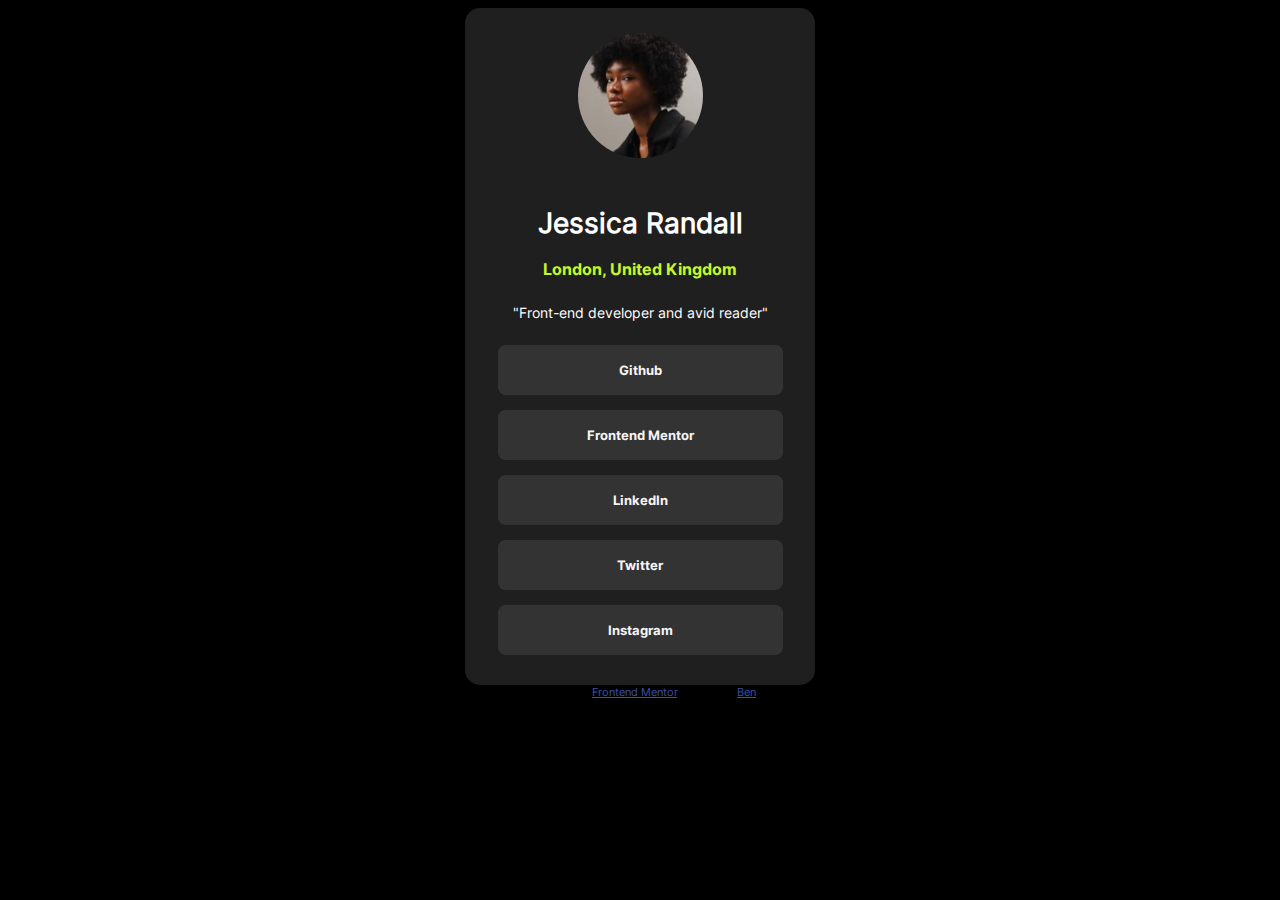
<file: index.html>
<!DOCTYPE html>
<html lang="en">
  <head>
    <meta charset="UTF-8" />
    <meta name="viewport" content="width=device-width, initial-scale=1.0" />
    <!-- displays site properly based on user's device -->

    <link
      rel="icon"
      type="image/png"
      sizes="32x32"
      href="./assets/images/favicon-32x32.png"
    />

    <link rel="stylesheet" href="styles.css" />
    <title>Frontend Mentor | Social links profile</title>

    <!-- Feel free to remove these styles or customise in your own stylesheet 👍 -->
    <style>
      .attribution {
        font-size: 11px;
        text-align: center;
      }
      .attribution a {
        color: hsl(228, 45%, 44%);
      }
    </style>
  </head>
  <body>
    <div class="cont">
      <img src="./assets/images/avatar-jessica.jpeg" alt="Profile picture" />
      <h1>Jessica Randall</h1>
      <p class="london-text">London, United Kingdom</p>
      <p class="bio">"Front-end developer and avid reader"</p>
      <div class="flex-cont">
        <button>Github</button>
        <button>Frontend Mentor</button>
        <button>LinkedIn</button>
        <button>Twitter</button>
        <button>Instagram</button>
      </div>
    </div>

    <div class="attribution">
      Challenge by
      <a href="https://www.frontendmentor.io?ref=challenge" target="_blank"
        >Frontend Mentor</a
      >. Coded by <a href="#">Ben</a>.
    </div>
  </body>
</html>
</file>
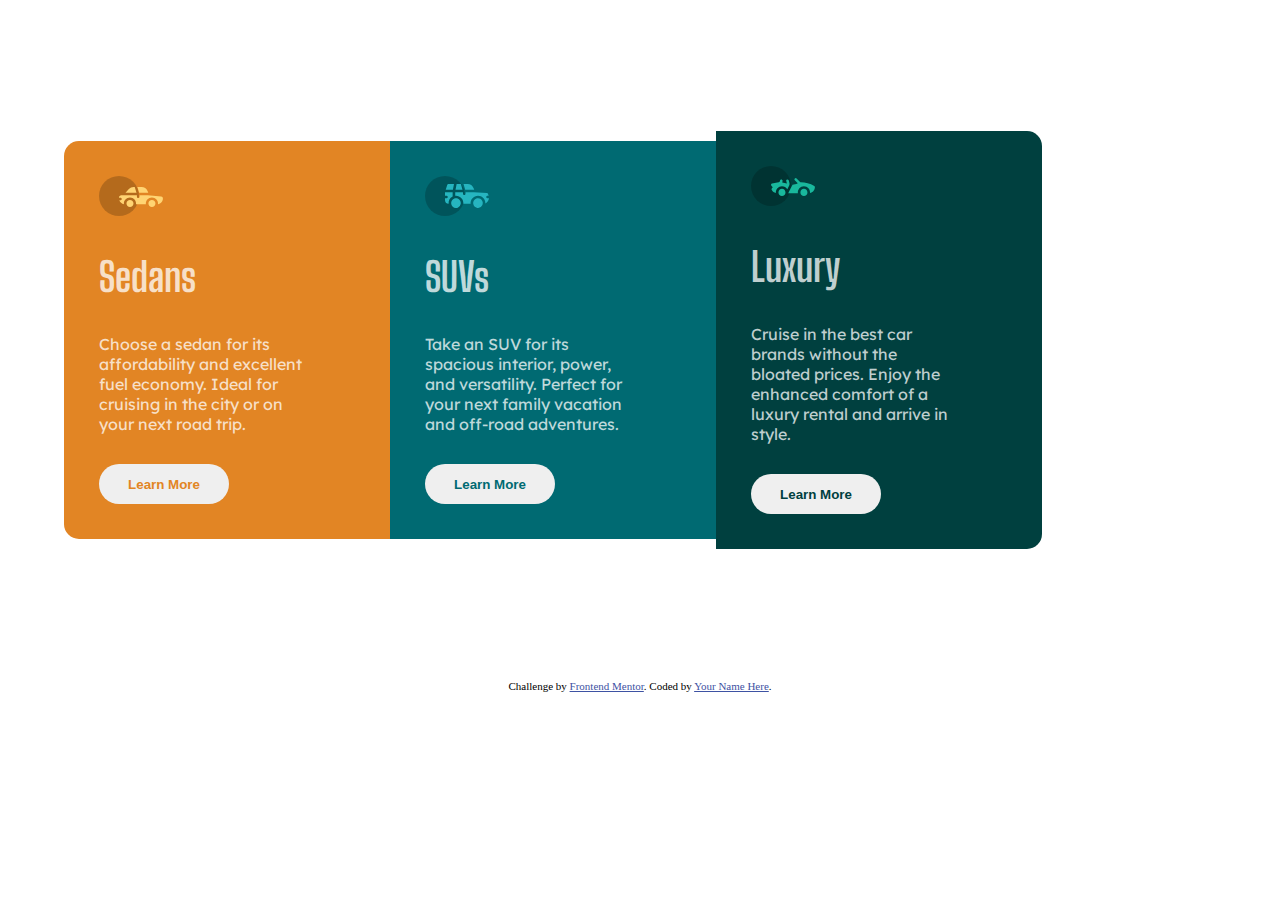
<file: 3-column-preview-card-component-main/index.html>
<!DOCTYPE html>
<html lang="en">
  <head>
    <meta charset="UTF-8" />
    <meta name="viewport" content="width=device-width, initial-scale=1.0" />
    <!-- displays site properly based on user's device -->

    <link
      rel="icon"
      type="image/png"
      sizes="32x32"
      href="./images/favicon-32x32.png"
    />
    <link rel="stylesheet" href="styles.css" />

    <link rel="preconnect" href="https://fonts.googleapis.com" />
    <link rel="preconnect" href="https://fonts.gstatic.com" crossorigin />
    <link
      href="https://fonts.googleapis.com/css2?family=Fraunces:ital,opsz,wght@0,9..144,100..900;1,9..144,100..900&family=Inter:wght@100..900&family=Lexend+Deca:wght@100..900&family=Major+Mono+Display&family=Montserrat:ital,wght@0,100..900;1,100..900&display=swap"
      rel="stylesheet"
    />

    <link rel="preconnect" href="https://fonts.googleapis.com" />
    <link rel="preconnect" href="https://fonts.gstatic.com" crossorigin />
    <link
      href="https://fonts.googleapis.com/css2?family=Big+Shoulders+Display:wght@100..900&family=Fraunces:ital,opsz,wght@0,9..144,100..900;1,9..144,100..900&family=Inter:wght@100..900&family=Lexend+Deca:wght@100..900&family=Major+Mono+Display&family=Montserrat:ital,wght@0,100..900;1,100..900&display=swap"
      rel="stylesheet"
    />

    <title>Frontend Mentor | 3-column preview card component</title>

    <!-- Feel free to remove these styles or customise in your own stylesheet 👍 -->
    <style>
      .attribution {
        font-size: 11px;
        text-align: center;
      }
      .attribution a {
        color: hsl(228, 45%, 44%);
      }
    </style>
  </head>
  <body>
    <div class="container">
      <div class="orange">
        <img src="./images/icon-sedans.svg" alt="" />
        <h2>Sedans</h2>
        <p>
          Choose a sedan for its affordability and excellent fuel economy. Ideal
          for cruising in the city or on your next road trip.
        </p>
        <button>Learn More</button>
      </div>
      <div class="teal">
        <img src="./images/icon-suvs.svg" alt="" />
        <h2>SUVs</h2>
        <p>
          Take an SUV for its spacious interior, power, and versatility. Perfect
          for your next family vacation and off-road adventures.
        </p>
        <button>Learn More</button>
      </div>
      <div class="green">
        <img src="./images/icon-luxury.svg" alt="" />
        <h2>Luxury</h2>
        <p>
          Cruise in the best car brands without the bloated prices. Enjoy the
          enhanced comfort of a luxury rental and arrive in style.
        </p>
        <button>Learn More</button>
      </div>
    </div>

    <div class="attribution">
      Challenge by
      <a href="https://www.frontendmentor.io?ref=challenge" target="_blank"
        >Frontend Mentor</a
      >. Coded by <a href="#">Your Name Here</a>.
    </div>
  </body>
</html>
</file>
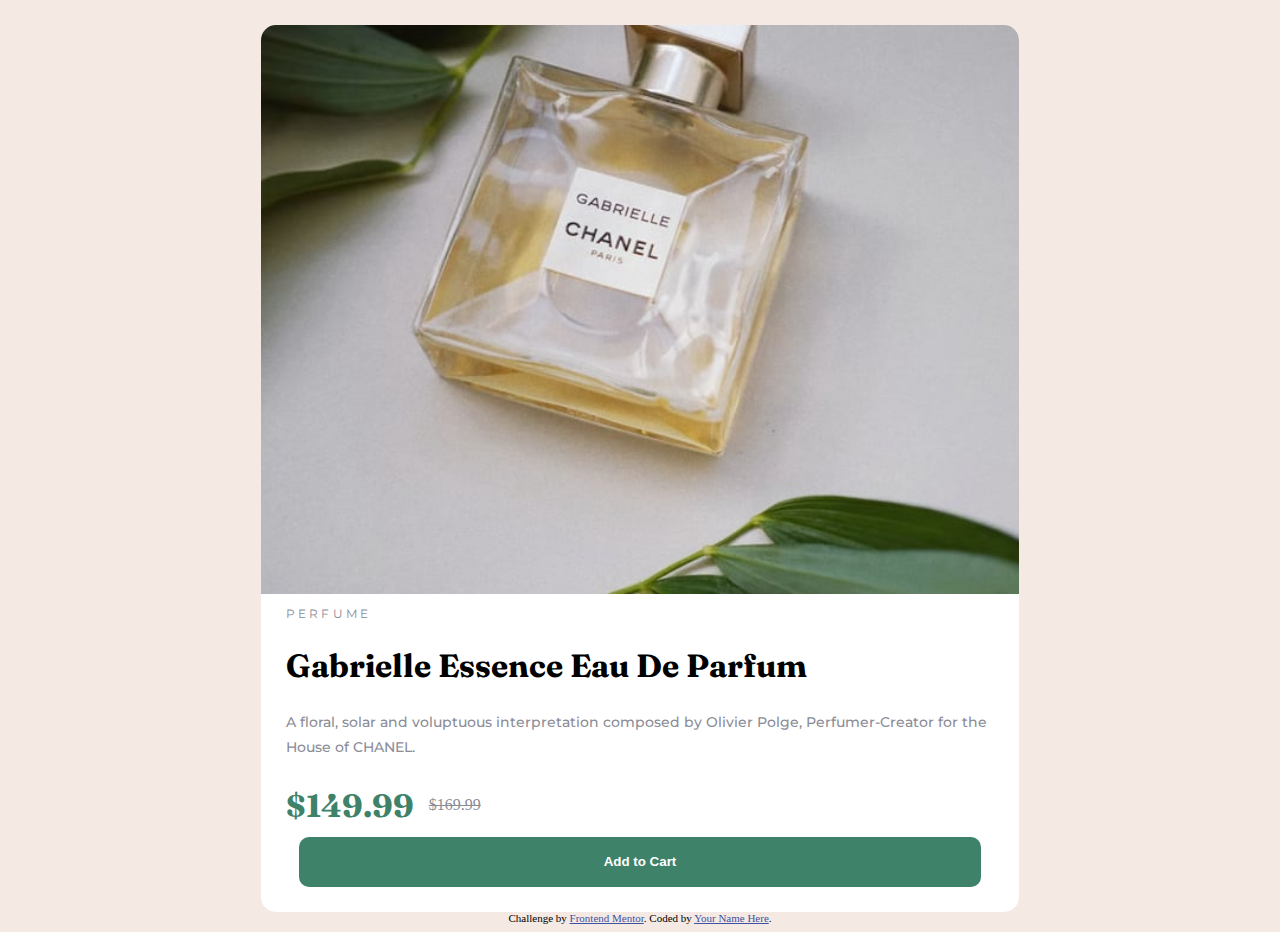
<file: product-preview-card-component-main/index.html>
<!DOCTYPE html>
<html lang="en">
  <head>
    <meta charset="UTF-8" />
    <meta name="viewport" content="width=device-width, initial-scale=1.0" />
    <!-- displays site properly based on user's device -->

    <link rel="preconnect" href="https://fonts.googleapis.com" />
    <link rel="preconnect" href="https://fonts.gstatic.com" crossorigin />
    <link
      href="https://fonts.googleapis.com/css2?family=Inter:wght@100..900&family=Major+Mono+Display&family=Montserrat:ital,wght@0,100..900;1,100..900&display=swap"
      rel="stylesheet"
    />
    <link rel="preconnect" href="https://fonts.googleapis.com" />
    <link rel="preconnect" href="https://fonts.gstatic.com" crossorigin />
    <link
      href="https://fonts.googleapis.com/css2?family=Fraunces:ital,opsz,wght@0,9..144,100..900;1,9..144,100..900&family=Inter:wght@100..900&family=Major+Mono+Display&family=Montserrat:ital,wght@0,100..900;1,100..900&display=swap"
      rel="stylesheet"
    />

    <link
      rel="icon"
      type="image/png"
      sizes="32x32"
      href="./images/favicon-32x32.png"
    />
    <link rel="stylesheet" href="styles.css" />

    <title>Frontend Mentor | Product preview card component</title>

    <!-- Feel free to remove these styles or customise in your own stylesheet 👍 -->
    <style>
      .attribution {
        font-size: 11px;
        text-align: center;
      }
      .attribution a {
        color: hsl(228, 45%, 44%);
      }
    </style>
  </head>
  <body>
    <div class="container">
      <div class="imgDiv"></div>
      <div class="right-side">
        <h3>PERFUME</h3>
        <h1>Gabrielle Essence Eau De Parfum</h1>
        <p class="bulkText">
          A floral, solar and voluptuous interpretation composed by Olivier
          Polge, Perfumer-Creator for the House of CHANEL.
        </p>
        <div class="horiz-div">
          <p class="priceOne">$149.99</p>
          <p class="priceTwo">$169.99</p>
        </div>
        <button>Add to Cart</button>
      </div>
    </div>

    <div class="attribution">
      Challenge by
      <a href="https://www.frontendmentor.io?ref=challenge" target="_blank"
        >Frontend Mentor</a
      >. Coded by <a href="#">Your Name Here</a>.
    </div>
  </body>
</html>
</file>
<file: styles.css>
@font-face {
  font-family: "Inter-Bold";
  src: url("./assets/fonts/static/Inter-Bold.ttf") format("truetype");
}

@font-face {
  font-family: "Inter-Regular";
  src: url("./assets/fonts/static/Inter-Regular.ttf") format("truetype");
}

@font-face {
  font-family: "Inter-SemiBold";
  src: url("./assets/fonts/static/Inter-SemiBold.ttf") format("truetype");
}

body {
  background-color: black;
  font-family: Inter-Regular;
  box-sizing: border-box;
}

.cont {
  width: 350px;
  margin-inline: auto;
  justify-content: center;
  text-align: center;
  background-color: #1f1f1f;
  border-radius: 15px;
}

img {
  border-radius: 50%;
  width: 125px;
  margin: 25px;
}

h1 {
  color: #ffffff;
  font-size: 28px;
  padding: 0;
}

.london-text {
  color: #c5f72c;
  font-size: 16px;

  font-family: Inter-Bold;
}

.bio {
  color: white;
  font-size: 14px;
  margin-top: 25px;
}

.flex-cont {
  display: flex;
  flex-direction: column;
  align-items: center;
  padding: 25px;
  padding-top: 5px;
  gap: 5px;
}

button {
  width: 95%;
  height: 50px;
  margin: 5px;
  background-color: #333333;
  color: #f5f5f5;
  border: none;
  padding: 10px;
  border-radius: 7.5px;
  font-family: Inter-Bold;
}

button:hover {
  background-color: #c5f72c;
  color: #2d4800;
  cursor: pointer;
}
</file>
<file: 3-column-preview-card-component-main/styles.css>
body {
  box-sizing: border-box;
  margin: 0;
  padding: 0;
}

.container {
  display: flex;
  flex-direction: column;
  width: 375px;
  margin-inline: auto;
  align-items: center;
  border-radius: 15px;
  margin-block: 25px;
}

h2 {
  font-family: "Big Shoulders Display";
  font-size: 2.5rem;
}

p {
  font-family: "Lexend Deca";
  width: 80%;
  margin-bottom: 30px;
}

.orange,
.teal,
.green {
  padding: 35px;
  color: hsla(0, 0%, 100%, 0.75);
}

.orange {
  background-color: #e28524;
  border-radius: 15px 15px 0 0;
}

.orange > button {
  color: #e28524;
}

.teal {
  background-color: #006a72;
}

.teal > button {
  color: #006a72;
}

.green {
  background-color: #00403f;
  border-radius: 0 0 15px 15px;
}

.green > button {
  color: #00403f;
}

button {
  height: 40px;
  width: 130px;
  border-radius: 35px;
  border: none;
  font-weight: 800;
}

@media (min-width: 700px) {
  .container {
    flex-direction: row;
    width: 90%;
    min-height: 70vh;
  }

  .orange,
  .teal,
  .green {
    border-radius: 0;
    height: 50%;
    flex-grow: 1;
    max-width: 20vw;
  }

  .orange {
    border-radius: 15px 0 0 15px;
  }

  .green {
    border-radius: 0 15px 15px 0;
  }
}
</file>
<file: product-preview-card-component-main/styles.css>
body {
  background-color: #f4e9e3;
}

.container {
  background-color: #ffffff;
  border-radius: 15px;
  width: 60%;
  margin-inline: auto;
  margin-top: 25px;
  padding-bottom: 25px;
}

.imgDiv {
  background-image: url(./images/image-product-mobile.jpg);
  width: 100%;
  background-size: cover;
  background-position: center;
  background-repeat: no-repeat;
  aspect-ratio: 4/3;
  border-radius: 15px 15px 0 0;
  margin-inline: auto;
}

button {
  width: 90%;
  height: 50px;
  margin-inline: auto;
  display: block;
  color: white;
  background-color: #3d8269;
  border: none;
  border-radius: 10px;
  font-weight: 700;
}

button:hover {
  cursor: pointer;
  background-color: #1a4031;
}

.priceOne {
  color: #3d8269;
  font-size: 32px;
  font-weight: 700;
  font-family: Fraunces;
  margin-left: 25px;
}

.bulkText {
  font-family: Montserrat;
  color: #8b8d97;
  font-weight: 500;
  font-size: 14px;
  text-align: left;
  margin-inline: 25px;
  line-height: 25px;
}

.priceTwo {
  text-decoration: line-through;
  color: #8b8d97;
}

.horiz-div {
  display: flex;
  align-items: center;
  gap: 15px;
  margin-block: -20px;
}

h3 {
  font-family: Montserrat;
  color: #8b8d97;
  font-weight: 400;
  letter-spacing: 0.2rem;
  font-size: 12px;
  margin-inline: 25px;
}
h1 {
  font-family: Fraunces;
  margin-inline: 25px;
  margin-block: 25px;
}

@media (max-width: 375px) {
  body {
    background-color: #f4e9e3;
    font-size: 14px;
    box-sizing: border-box;
    margin: 0;
    padding: 0;
  }

  .container {
    background-color: #ffffff;
    border-radius: 15px;
    width: 95%;
    display: block;
    margin-inline: auto;
    padding-bottom: 20px;
    margin-top: 25px;
  }

  .imgDiv {
    background-image: url(./images/image-product-mobile.jpg) !important;
    width: 100%;
    background-size: cover;
    height: 250px;
    border-radius: 15px 15px 0 0;
    display: block;
    margin-inline: auto;
  }
}

@media (min-width: 1440px) {
  body {
    background-color: #f4e9e3;
    box-sizing: border-box;
    margin: 0;
    padding: 0;
  }

  .container {
    width: 40vw;
    height: auto;
    display: flex;
    margin-inline: auto;
    margin-top: 250px;
  }

  .imgDiv {
    background-image: url(./images/image-product-desktop.jpg);
    width: 45%;
    background-size: cover;
    background-position: center;
    background-repeat: no-repeat;
    aspect-ratio: 3/4;
    border-radius: 15px 0 0 15px;
  }

  .right-side {
    width: 55%;
    display: flex;
    flex-direction: column;
    margin: 5%;
    justify-content: space-between;
  }
}
</file>
